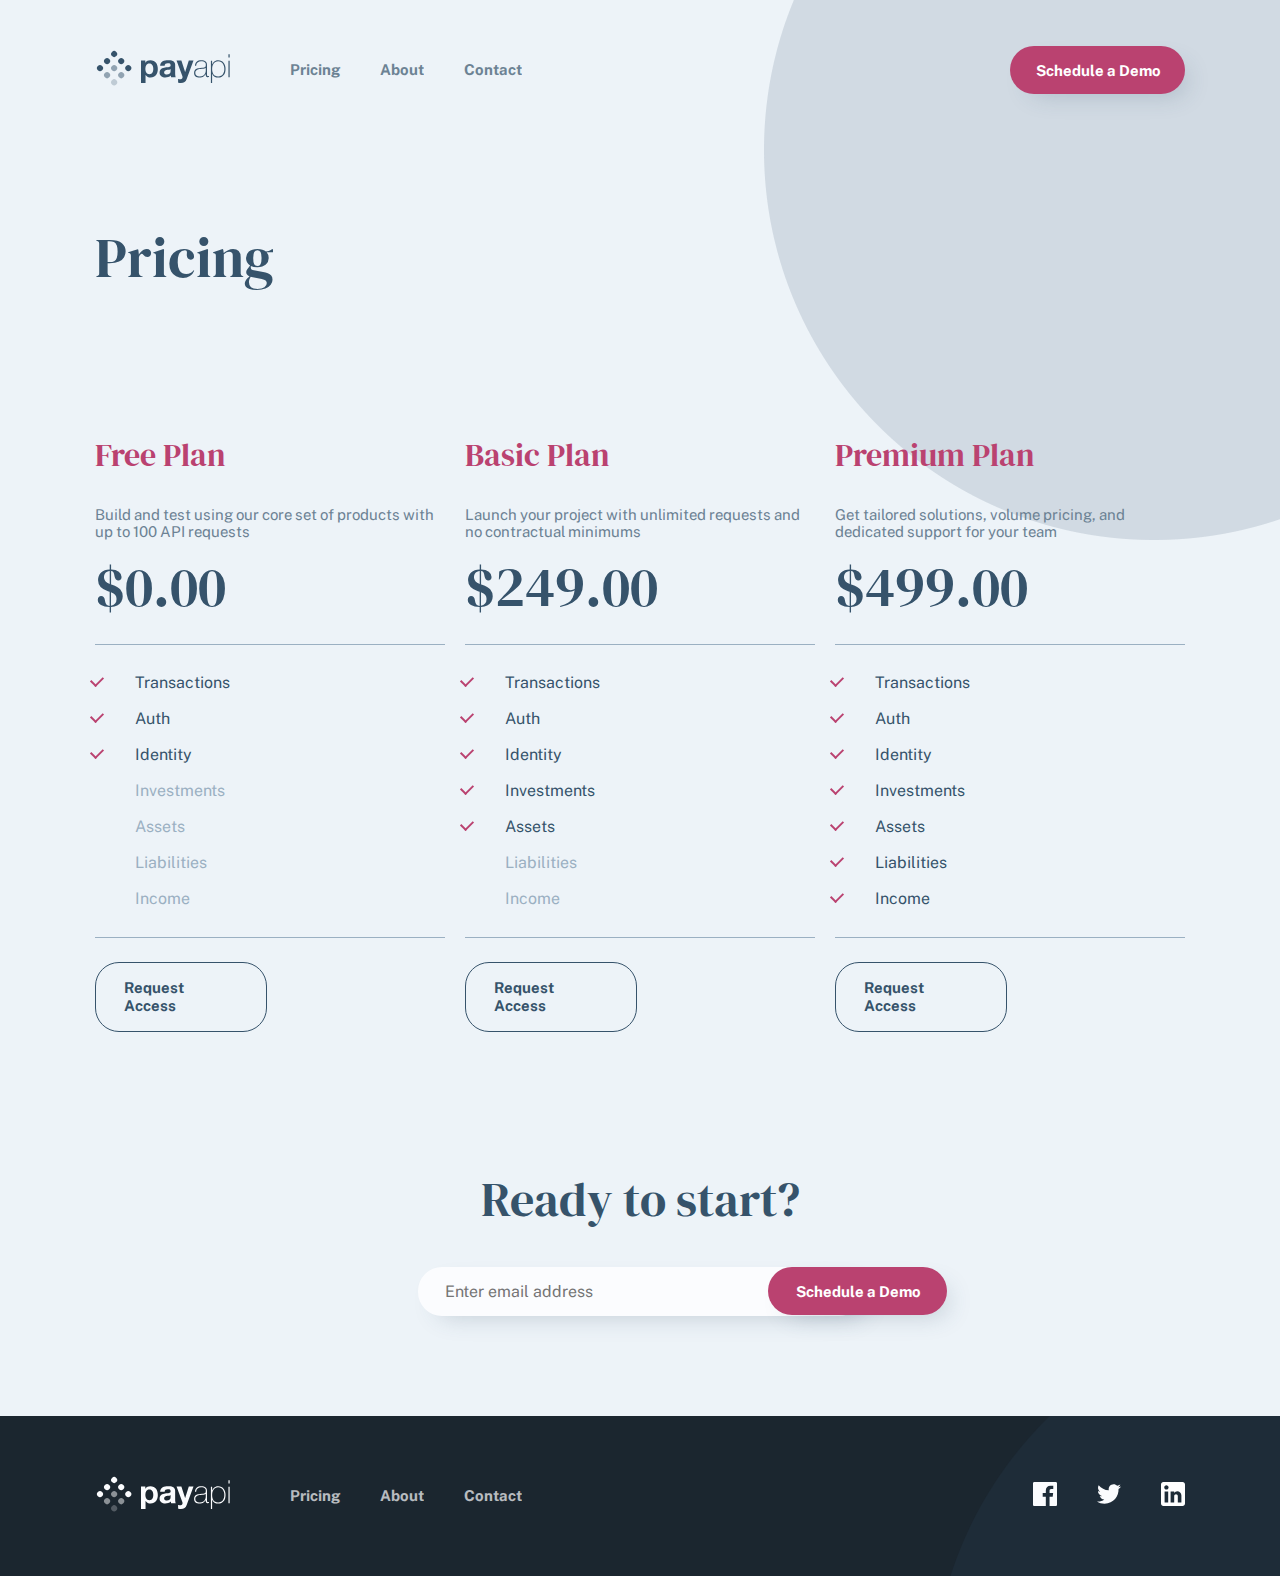
<file: pricing.html>
<!DOCTYPE html>
<html lang="en">
<head>
  <meta charset="UTF-8">
  <meta http-equiv="X-UA-Compatible" content="IE=edge">
  <meta name="viewport" content="width=device-width, initial-scale=1.0">
  <title>payap</title>
  <!-- <link rel="stylesheet" href="/css/main.css"> -->
  <link rel="stylesheet" href="./css/main.min.css">
</head>
<body>
  <header class="site-header">
    
    <h1 class="visually-hidden">Payap</h1>
    <div class="container">
      <div class="site-header__header-iner">
        <div class="site-header__header-iner-box">
          
          <a class="site-logo" href="./index.html"><img class="logo-img" src="./img/logo.svg"  width="135" height="38" alt="Payap-logo"></a>
          
          <nav class="nav">
            <ul class="nav__nav-bar-list">
              <li class="nav__nav-item"><a class="nav__nav-link" href="#">Pricing</a></li>
              <li class="nav__nav-item"><a class="nav__nav-link" href="#">About</a></li>
              <li class="nav__nav-item"><a class="nav__nav-link" href="#">Contact</a></li>
            </ul>
          </nav>
          
        </div>
        <button class="site-button" type="submit">Schedule a Demo</button>
        <button class="hamburger-button">
          
          <img class="hamburger-button__hamburger-img hamburger-img" src="./img/humberger.svg" alt="hamburger-img">
        </button>
      </div>
      
    </div>
    
  </header>
  
  <main class="site-main">

<section class="pricing">
<div class="container">
  <h2 class="pricing__pricing-titel">Pricing</h2>

<div class="pricing__pricing-iner">

<ul class="pricing__pricing-list">
  <li class="pricing__pricing-item">
    <h3 class="pricing__pricing-item-titel">Free Plan</h3>
    <p class="pricing__pricing-item-text">Build and test using our core set of products with up to 100 API requests </p>
    <span class="pricing__pricing-item-cost">$0.00</span>

    <li>  <ul class="pricing__trafic-list">
      <li class="pricing__trafic-item">Transactions</li>
      <li class="pricing__trafic-item">Auth</li>
      <li class="pricing__trafic-item">Identity</li>
      <li class="pricing__trafic-item">Investments</li>
      <li class="pricing__trafic-item">Assets</li>
      <li class="pricing__trafic-item">Liabilities</li>
      <li class="pricing__trafic-item">Income</li>
    </ul>
    <ul class="pricing__pricing-link-list">  <li class="pricing__pricing-links"> <a class="pricing__pricing-link" href="#">Request Access</a></li></ul>
  </li>

  </li>
</ul>

<ul class="pricing__pricing-list">
<li class="pricing__pricing-item">
  <h3 class="pricing__pricing-item-titel">Basic Plan</h3>
  <p class="pricing__pricing-item-text">Launch your project with unlimited requests and no contractual minimums  </p>
  <span class="pricing__pricing-item-cost">$249.00</span>
</li>

<li>
  <ul class="pricing__trafic-list">
    <li class="pricing__trafic-item-basic-plan">Transactions</li>
    <li class="pricing__trafic-item-basic-plan">Auth</li>
    <li class="pricing__trafic-item-basic-plan">Identity</li>
    <li class="pricing__trafic-item-basic-plan">Investments</li>
    <li class="pricing__trafic-item-basic-plan">Assets</li>
    <li class="pricing__trafic-item-basic-plan">Liabilities</li>
    <li class="pricing__trafic-item-basic-plan">Income</li>
    </ul>
    <ul class="pricing__pricing-link-list">  <li class="pricing__pricing-links"> <a class="pricing__pricing-link" href="#">Request Access</a></li></ul>
</li>

</ul>

<ul class="pricing__pricing-list">
  <li class="pricing__pricing-item">
    <h3 class="pricing__pricing-item-titel">Premium Plan</h3>
    <p class="pricing__pricing-item-text">Get tailored solutions, volume pricing, and dedicated support for your team  </p>
    <span class="pricing__pricing-item-cost">$499.00</span>
  </li>

  <li> 
    <ul class="pricing__trafic-list">
      <li class="pricing__trafic-item-premium-plan">Transactions</li>
      <li class="pricing__trafic-item-premium-plan">Auth</li>
      <li class="pricing__trafic-item-premium-plan">Identity</li>
      <li class="pricing__trafic-item-premium-plan">Investments</li>
      <li class="pricing__trafic-item-premium-plan">Assets</li>
      <li class="pricing__trafic-item-premium-plan">Liabilities</li>
      <li class="pricing__trafic-item-premium-plan">Income</li>
      </ul>
  <ul class="pricing__pricing-link-list">  <li class="pricing__pricing-links"> <a class="pricing__pricing-link" href="#">Request Access</a></li></ul>
</li>

</ul>

</div>

</section>

  </main>
    
  <section class="ready">

    <div class="container">
    
    <div class="ready-boxing">
    <h2 class="ready__ready-boxing-titel">Ready to start?</h2>
      <form class="form-hero" action="https://echo.htmlacademy.ru" method="post">
        <input class="form-hero__hero-form-emil" type="email" name="email" placeholder="Enter email address" >
        <button class="hero-button" type="submit">Schedule a Demo</button>
      </form>
    
    </div>
    
    </div>
    
        </section>
    
      </main>
      
      <footer class="footer">
    
    <div class="container">
      <div class="footer__site-footer">
        <div class="footer__site-footer-iner">
      <a class="site-logo" href="./index.html"><img class="logo-img" src="./img/footer-logo.svg"  width="135" height="38" alt="Payap-logo"></a>
      <nav class="nav">
        <ul class="nav__footer-list">
          <li class="nav__footer-item"><a class="nav__footer-nav-link" href="#">Pricing</a></li>
          <li class="nav__footer-item"><a class="nav__footer-nav-link" href="#">About</a></li>
          <li class="nav__footer-item"><a class="nav__footer-nav-link" href="#">Contact</a></li>
        </ul>
      </nav>
    </div>
      <ul class="footer__network-list">
        <li class="footer__network-item"><a class="footer__network-link" href="#"><img class="footer__network-img" src="./img/facebook.svg" width="24" height="24" alt="facebook"></a></li>
        <li class="footer__network-item"><a class="footer__network-link" href="#"><img class="footer__network-img" src="./img/twiinter.svg" width="24" height="24" alt="twiinter"></a></li>
        <li class="footer__network-item"><a class="footer__network-link" href="#"><img class="footer__network-img" src="./img/linkdin.svg" width="24" height="24" alt="linkdin"></a></li>
      </ul>
    </div>
    </div>
    
      </footer>
  </body>
</file>
<file: css/main.css>
/*! normalize.css v8.0.1 | MIT License | github.com/necolas/normalize.css */
/* Document
   ========================================================================== */
/**
 * 1. Correct the line height in all browsers.
 * 2. Prevent adjustments of font size after orientation changes in iOS.
 */
html {
  line-height: 1.15;
  /* 1 */
  -webkit-text-size-adjust: 100%;
  /* 2 */
}

/* Sections
     ========================================================================== */
/**
   * Remove the margin in all browsers.
   */
body {
  margin: 0;
}

/**
   * Render the `main` element consistently in IE.
   */
main {
  display: block;
}

/**
   * Correct the font size and margin on `h1` elements within `section` and
   * `article` contexts in Chrome, Firefox, and Safari.
   */
h1 {
  font-size: 2em;
  margin: 0.67em 0;
}

/* Grouping content
     ========================================================================== */
/**
   * 1. Add the correct box sizing in Firefox.
   * 2. Show the overflow in Edge and IE.
   */
hr {
  -webkit-box-sizing: content-box;
          box-sizing: content-box;
  /* 1 */
  height: 0;
  /* 1 */
  overflow: visible;
  /* 2 */
}

/**
   * 1. Correct the inheritance and scaling of font size in all browsers.
   * 2. Correct the odd `em` font sizing in all browsers.
   */
pre {
  font-family: monospace, monospace;
  /* 1 */
  font-size: 1em;
  /* 2 */
}

/* Text-level semantics
     ========================================================================== */
/**
   * Remove the gray background on active links in IE 10.
   */
a {
  background-color: transparent;
}

/**
   * 1. Remove the bottom border in Chrome 57-
   * 2. Add the correct text decoration in Chrome, Edge, IE, Opera, and Safari.
   */
abbr[title] {
  border-bottom: none;
  /* 1 */
  text-decoration: underline;
  /* 2 */
  -webkit-text-decoration: underline dotted;
          text-decoration: underline dotted;
  /* 2 */
}

/**
   * Add the correct font weight in Chrome, Edge, and Safari.
   */
b,
strong {
  font-weight: bolder;
}

/**
   * 1. Correct the inheritance and scaling of font size in all browsers.
   * 2. Correct the odd `em` font sizing in all browsers.
   */
code,
kbd,
samp {
  font-family: monospace, monospace;
  /* 1 */
  font-size: 1em;
  /* 2 */
}

/**
   * Add the correct font size in all browsers.
   */
small {
  font-size: 80%;
}

/**
   * Prevent `sub` and `sup` elements from affecting the line height in
   * all browsers.
   */
sub,
sup {
  font-size: 75%;
  line-height: 0;
  position: relative;
  vertical-align: baseline;
}

sub {
  bottom: -0.25em;
}

sup {
  top: -0.5em;
}

/* Embedded content
     ========================================================================== */
/**
   * Remove the border on images inside links in IE 10.
   */
img {
  border-style: none;
}

/* Forms
     ========================================================================== */
/**
   * 1. Change the font styles in all browsers.
   * 2. Remove the margin in Firefox and Safari.
   */
button,
input,
optgroup,
select,
textarea {
  font-family: inherit;
  /* 1 */
  font-size: 100%;
  /* 1 */
  line-height: 1.15;
  /* 1 */
  margin: 0;
  /* 2 */
}

/**
   * Show the overflow in IE.
   * 1. Show the overflow in Edge.
   */
button,
input {
  /* 1 */
  overflow: visible;
}

/**
   * Remove the inheritance of text transform in Edge, Firefox, and IE.
   * 1. Remove the inheritance of text transform in Firefox.
   */
button,
select {
  /* 1 */
  text-transform: none;
}

/**
   * Correct the inability to style clickable types in iOS and Safari.
   */
button,
[type="button"],
[type="reset"],
[type="submit"] {
  -webkit-appearance: button;
}

/**
   * Remove the inner border and padding in Firefox.
   */
button::-moz-focus-inner,
[type="button"]::-moz-focus-inner,
[type="reset"]::-moz-focus-inner,
[type="submit"]::-moz-focus-inner {
  border-style: none;
  padding: 0;
}

/**
   * Restore the focus styles unset by the previous rule.
   */
button:-moz-focusring,
[type="button"]:-moz-focusring,
[type="reset"]:-moz-focusring,
[type="submit"]:-moz-focusring {
  outline: 1px dotted ButtonText;
}

/**
   * Correct the padding in Firefox.
   */
fieldset {
  padding: 0.35em 0.75em 0.625em;
}

/**
   * 1. Correct the text wrapping in Edge and IE.
   * 2. Correct the color inheritance from `fieldset` elements in IE.
   * 3. Remove the padding so developers are not caught out when they zero out
   *    `fieldset` elements in all browsers.
   */
legend {
  -webkit-box-sizing: border-box;
          box-sizing: border-box;
  /* 1 */
  color: inherit;
  /* 2 */
  display: table;
  /* 1 */
  max-width: 100%;
  /* 1 */
  padding: 0;
  /* 3 */
  white-space: normal;
  /* 1 */
}

/**
   * Add the correct vertical alignment in Chrome, Firefox, and Opera.
   */
progress {
  vertical-align: baseline;
}

/**
   * Remove the default vertical scrollbar in IE 10+.
   */
textarea {
  overflow: auto;
}

/**
   * 1. Add the correct box sizing in IE 10.
   * 2. Remove the padding in IE 10.
   */
[type="checkbox"],
[type="radio"] {
  -webkit-box-sizing: border-box;
          box-sizing: border-box;
  /* 1 */
  padding: 0;
  /* 2 */
}

/**
   * Correct the cursor style of increment and decrement buttons in Chrome.
   */
[type="number"]::-webkit-inner-spin-button,
[type="number"]::-webkit-outer-spin-button {
  height: auto;
}

/**
   * 1. Correct the odd appearance in Chrome and Safari.
   * 2. Correct the outline style in Safari.
   */
[type="search"] {
  -webkit-appearance: textfield;
  /* 1 */
  outline-offset: -2px;
  /* 2 */
}

/**
   * Remove the inner padding in Chrome and Safari on macOS.
   */
[type="search"]::-webkit-search-decoration {
  -webkit-appearance: none;
}

/**
   * 1. Correct the inability to style clickable types in iOS and Safari.
   * 2. Change font properties to `inherit` in Safari.
   */
::-webkit-file-upload-button {
  -webkit-appearance: button;
  /* 1 */
  font: inherit;
  /* 2 */
}

/* Interactive
     ========================================================================== */
/*
   * Add the correct display in Edge, IE 10+, and Firefox.
   */
details {
  display: block;
}

/*
   * Add the correct display in all browsers.
   */
summary {
  display: list-item;
}

/* Misc
     ========================================================================== */
/**
   * Add the correct display in IE 10+.
   */
template {
  display: none;
}

/**
   * Add the correct display in IE 10.
   */
[hidden] {
  display: none;
}

@font-face {
  font-family: "Public Sans";
  font-style: normal;
  font-weight: 400;
  display: swap;
  src: url("../fonts/public-sans-v11-latin-regular.woff2") format("woff2"), url("../fonts/public-sans-v11-latin-regular.woff") format("woff");
}

@font-face {
  font-family: "Public Sans";
  font-style: normal;
  font-weight: 700;
  display: swap;
  src: url("../fonts/public-sans-v11-latin-700.woff2") format("woff2"), url("../fonts/public-sans-v11-latin-700.woff") format("woff");
}

@font-face {
  font-family: "DM Serif Display";
  font-style: normal;
  font-weight: 400;
  display: swap;
  src: url("../fonts/dm-serif-display-v9-latin-regular.woff2") format("woff2"), url("../fonts/dm-serif-display-v9-latin-regular.woff") format("woff");
}

html {
  -webkit-box-sizing: border-box;
          box-sizing: border-box;
  height: 100%;
  scroll-behavior: smooth;
}

*, *::before, *::after {
  -webkit-box-sizing: inherit;
          box-sizing: inherit;
}

body {
  display: -webkit-box;
  display: -ms-flexbox;
  display: flex;
  -webkit-box-orient: vertical;
  -webkit-box-direction: normal;
      -ms-flex-direction: column;
          flex-direction: column;
  height: 100%;
  margin: 0;
  padding: 0;
  font-family: 'Public Sans';
}

img {
  max-width: 100%;
  height: auto;
}

.container {
  max-width: 1130px;
  padding-left: 20px;
  padding-right: 20px;
  margin-left: auto;
  margin-right: auto;
}

.visually-hidden {
  clip: rect(0 0 0 0);
  -webkit-clip-path: inset(50%);
          clip-path: inset(50%);
  height: 1px;
  overflow: hidden;
  position: absolute;
  white-space: nowrap;
  width: 1px;
}

body {
  background-color: #edf3f8;
  background-image: url(../../img/b-g-oval.png);
  background-repeat: no-repeat;
  background-size: 780px 780px;
  background-position: calc(50% + 514px) -240px;
}

@media only screen and (max-width: 768px) {
  body {
    background-position: calc(50% + 0px) -606px;
    background-size: 949px 949px;
  }
}

.site-header {
  padding-top: 46px;
  background-size: cover;
}

.site-header__header-iner {
  display: -webkit-box;
  display: -ms-flexbox;
  display: flex;
  -webkit-box-align: center;
      -ms-flex-align: center;
          align-items: center;
  -webkit-box-pack: justify;
      -ms-flex-pack: justify;
          justify-content: space-between;
}

.site-header__header-iner-box {
  display: -webkit-box;
  display: -ms-flexbox;
  display: flex;
  -webkit-box-align: center;
      -ms-flex-align: center;
          align-items: center;
}

.logo-img {
  width: 135px;
  height: 38px;
}

.nav__nav-bar-list {
  display: -webkit-box;
  display: -ms-flexbox;
  display: flex;
  gap: 40px;
  list-style-type: none;
  margin: 0;
  padding: 0;
  padding-left: 60px;
}

.nav__nav-link {
  text-decoration: none;
  color: #36536b;
  opacity: 0.7;
  font-family: 'Public Sans';
  font-style: normal;
  font-weight: 700;
  font-size: 15px;
  line-height: 18px;
}

.nav__footer-list {
  display: -webkit-box;
  display: -ms-flexbox;
  display: flex;
  gap: 40px;
  list-style-type: none;
  margin: 0;
  padding: 0;
  padding-left: 60px;
}

.nav__footer-nav-link {
  text-decoration: none;
  color: #fbfcfe;
  opacity: 0.7;
  font-family: 'Public Sans';
  font-style: normal;
  font-weight: 700;
  font-size: 15px;
  line-height: 18px;
}

.nav__nav-link:active {
  color: #08121a;
}

@media only screen and (max-width: 664px) {
  .nav__nav-bar-list {
    display: none;
  }
}

@media only screen and (max-width: 664px) {
  .nav__footer-list {
    -webkit-box-orient: vertical;
    -webkit-box-direction: normal;
        -ms-flex-direction: column;
            flex-direction: column;
  }
}

.site-button {
  max-width: 179px;
  padding-right: 24px;
  padding-bottom: 14px;
  padding-left: 26px;
  padding-top: 16px;
  border: none;
  color: white;
  background: #ba4270;
  -webkit-box-shadow: 10px 10px 25px -10px rgba(54, 83, 107, 0.25);
          box-shadow: 10px 10px 25px -10px rgba(54, 83, 107, 0.25);
  border-radius: 24px;
  font-family: 'Public Sans';
  font-style: normal;
  font-weight: 700;
  font-size: 15px;
  line-height: 18px;
  cursor: pointer;
}

.site-button.site-button:active {
  background-color: #da6d97;
}

.hero-button {
  position: absolute;
  left: 350px;
  width: 179px;
  padding-right: 24px;
  padding-bottom: 14px;
  padding-left: 26px;
  padding-top: 16px;
  border: none;
  color: white;
  background-color: #ba4270;
  -webkit-box-shadow: 10px 10px 25px -10px rgba(54, 83, 107, 0.25);
          box-shadow: 10px 10px 25px -10px rgba(54, 83, 107, 0.25);
  border-radius: 24px;
  font-family: 'Public Sans';
  font-style: normal;
  font-weight: 700;
  font-size: 15px;
  line-height: 18px;
  cursor: pointer;
}

.hero-button.hero-button:active {
  background-color: #da6d97;
}

.hamburger-button {
  border: none;
  background-color: transparent;
  display: none;
}

@media only screen and (max-width: 664px) {
  .site-button {
    display: none;
  }
  .hamburger-button {
    display: block;
  }
}

@media only screen and (max-width: 563px) {
  .hero-button {
    width: 445px;
    text-align: center;
    position: absolute;
    left: 157px;
    top: 60px;
    padding-right: 46px;
    padding-bottom: 16px;
    padding-left: 56px;
    padding-top: 14px;
    margin-left: -155px;
  }
}

@media only screen and (max-width: 460px) {
  .hero-button {
    width: 370px;
    text-align: center;
    position: absolute;
    left: 157px;
    top: 60px;
    padding-right: 46px;
    padding-bottom: 16px;
    padding-left: 56px;
    padding-top: 14px;
    margin-left: -155px;
  }
}

@media only screen and (max-width: 375px) {
  .hero-button {
    max-width: 250px;
    margin-left: 70px;
    text-align: center;
    position: absolute;
    left: 157px;
    top: 60px;
    left: -18px;
    padding-right: 46px;
    padding-bottom: 16px;
    padding-left: 56px;
    padding-top: 14px;
  }
}

.hero__site-hero {
  display: -webkit-box;
  display: -ms-flexbox;
  display: flex;
  -webkit-box-pack: justify;
      -ms-flex-pack: justify;
          justify-content: space-between;
  -webkit-box-align: center;
      -ms-flex-align: center;
          align-items: center;
  padding-top: 60px;
  padding-bottom: 80px;
}

.hero__site-hero-titel {
  max-width: 546px;
  font-family: 'DM Serif Display';
  font-style: normal;
  font-weight: 400;
  font-size: 72px;
  line-height: 72px;
  color: #36536b;
}

.hero__site-hero-contact {
  display: block;
  margin-top: 20px;
  margin-left: 10px;
  text-decoration: none;
  font-family: 'Public Sans';
  font-style: normal;
  font-weight: 400;
  font-size: 15px;
  line-height: 18px;
  color: #36536b;
  opacity: 0.6;
}

.hero__site-hero-contact-us {
  color: #030b11;
}

.hero__hero-img {
  display: block;
  width: 300px;
  height: auto;
  border-radius: 36px;
}

@media only screen and (max-width: 910px) {
  .hero__site-hero-titel {
    -webkit-box-orient: vertical;
    -webkit-box-direction: reverse;
        -ms-flex-direction: column-reverse;
            flex-direction: column-reverse;
  }
  .hero__site-hero {
    -webkit-box-orient: vertical;
    -webkit-box-direction: reverse;
        -ms-flex-direction: column-reverse;
            flex-direction: column-reverse;
  }
  .hero__site-hero-titel {
    max-width: 573px;
    text-align: center;
    font-family: 'DM Serif Display';
    font-style: normal;
    font-weight: 400;
    font-size: 48px;
    line-height: 56px;
  }
  .hero__hero-img {
    display: block;
    width: 300px;
    height: auto;
    margin-top: 20px;
    border-radius: 36px;
  }
  .form-hero {
    margin-left: auto;
    margin-right: auto;
  }
  .hero__site-hero-contact {
    text-align: center;
  }
}

@media only screen and (max-width: 768px) {
  .hero__site-hero {
    -webkit-box-orient: vertical;
    -webkit-box-direction: reverse;
        -ms-flex-direction: column-reverse;
            flex-direction: column-reverse;
  }
  .hero__site-hero-titel {
    max-width: 573px;
    text-align: center;
    font-family: 'DM Serif Display';
    font-style: normal;
    font-weight: 400;
    font-size: 48px;
    line-height: 56px;
  }
  .hero__hero-img {
    display: block;
    width: 300px;
    height: auto;
    margin-top: 20px;
    border-radius: 36px;
  }
  .hero__site-hero-contact-us {
    color: #030b11;
  }
}

@media only screen and (max-width: 563px) {
  .hero__site-hero {
    -webkit-box-orient: vertical;
    -webkit-box-direction: reverse;
        -ms-flex-direction: column-reverse;
            flex-direction: column-reverse;
    margin-right: auto;
    margin-left: auto;
  }
  .hero__site-hero-titel {
    max-width: 445px;
    text-align: center;
    margin-left: auto;
    margin-right: auto;
    font-family: 'DM Serif Display';
    font-style: normal;
    font-weight: 400;
    font-size: 48px;
    line-height: 56px;
  }
  .hero__site-hero-contact {
    margin-top: 80px;
    text-align: center;
  }
}

@media only screen and (max-width: 375px) {
  .hero__site-hero-titel {
    width: 327px;
    font-family: 'DM Serif Display';
    font-style: normal;
    font-weight: 400;
    font-size: 32px;
    line-height: 36px;
  }
}

.form-hero {
  position: relative;
}

.form-hero__hero-form-emil {
  width: 445px;
  padding-bottom: 14px;
  padding-left: 27px;
  padding-top: 16px;
  background: #FBFCFE;
  -webkit-box-shadow: 10px 10px 25px -10px rgba(54, 83, 107, 0.25);
          box-shadow: 10px 10px 25px -10px rgba(54, 83, 107, 0.25);
  border-radius: 24px;
  border: none;
}

@media only screen and (max-width: 460px) {
  .form-hero__hero-form-emil {
    max-width: 370px;
    padding-right: 46px;
    padding-bottom: 16px;
    padding-left: 56px;
    padding-top: 14px;
  }
}

@media only screen and (max-width: 375px) {
  .form-hero__hero-form-emil {
    max-width: 250px;
    margin-left: 46px;
    padding-right: 46px;
    padding-bottom: 16px;
    padding-left: 56px;
    padding-top: 14px;
  }
}

.colleague {
  background-color: #1b262f;
  background-image: url(../../img/b-g-oval.png);
  background-repeat: no-repeat;
  background-size: 780px 780px;
  background-position: calc(50% - 576px) calc(50% - 168px);
}

.colleague__company {
  display: -webkit-box;
  display: -ms-flexbox;
  display: flex;
  -webkit-box-align: center;
      -ms-flex-align: center;
          align-items: center;
  -webkit-box-pack: justify;
      -ms-flex-pack: justify;
          justify-content: space-between;
  padding-top: 50px;
  padding-bottom: 100px;
}

.colleague__colleague-titel {
  color: #fbfcfe;
  font-family: 'DM Serif Display';
  font-style: normal;
  font-weight: 400;
  font-size: 48px;
  line-height: 56px;
}

.colleague__colleague-text {
  max-width: 445px;
  font-family: 'Public Sans';
  color: #fbfcfe;
  font-style: normal;
  font-weight: 400;
  font-size: 15px;
  line-height: 28px;
  opacity: 0.6;
}

.colleague__colleague-about-link {
  width: 134px;
  margin-top: 60px;
  display: inline-block;
  padding-right: 32px;
  padding-bottom: 14px;
  padding-left: 32px;
  padding-top: 14px;
  color: #fbfcfe;
  text-decoration: none;
  border: 1px solid #FBFCFE;
  -webkit-box-sizing: border-box;
          box-sizing: border-box;
  border-radius: 24px;
  font-family: 'Public Sans';
  font-style: normal;
  font-weight: 700;
  font-size: 15px;
  line-height: 18px;
}

.colleague__colleague-about-link.colleague__colleague-about-link:active {
  background-color: aliceblue;
  color: #1b262f;
}

.colleague__colleague-list {
  display: -webkit-box;
  display: -ms-flexbox;
  display: flex;
  max-width: 538px;
  -webkit-box-pack: justify;
      -ms-flex-pack: justify;
          justify-content: space-between;
  -webkit-box-align: center;
      -ms-flex-align: center;
          align-items: center;
  -ms-flex-wrap: wrap;
      flex-wrap: wrap;
  list-style-type: none;
  margin: 0;
  padding: 0;
}

.colleague__colleague-item {
  margin-top: 54px;
}

.colleague__colleague-img {
  width: 140px;
  height: 27px;
}

@media only screen and (max-width: 1000px) {
  .colleague__company {
    -webkit-box-orient: vertical;
    -webkit-box-direction: reverse;
        -ms-flex-direction: column-reverse;
            flex-direction: column-reverse;
    -webkit-box-pack: center;
        -ms-flex-pack: center;
            justify-content: center;
    margin-right: auto;
    margin-left: auto;
  }
  .colleague__colleague-list {
    -webkit-box-pack: center;
        -ms-flex-pack: center;
            justify-content: center;
    gap: 50px;
    margin-right: auto;
    margin-left: auto;
    -ms-flex-wrap: wrap;
        flex-wrap: wrap;
  }
  .colleague__colleague-about {
    text-align: center;
  }
  .colleague__colleague-titel {
    font-family: 'DM Serif Display';
    font-style: normal;
    font-weight: 400;
    font-size: 48px;
    line-height: 56px;
  }
  .colleague__colleague-text {
    max-width: 456px;
    font-family: 'Public Sans';
    font-style: normal;
    font-weight: 400;
    font-size: 15px;
    line-height: 28px;
  }
  .colleague__colleague-about-link {
    display: inline-block;
    margin-left: auto;
    margin-right: auto;
  }
}

@media only screen and (max-width: 768px) {
  .colleague {
    background-position: calc(50% - 0px) calc(50% - 450px);
  }
  .colleague__company {
    -webkit-box-orient: vertical;
    -webkit-box-direction: reverse;
        -ms-flex-direction: column-reverse;
            flex-direction: column-reverse;
    -webkit-box-pack: center;
        -ms-flex-pack: center;
            justify-content: center;
    margin-right: auto;
    margin-left: auto;
  }
  .colleague__colleague-list {
    -webkit-box-pack: center;
        -ms-flex-pack: center;
            justify-content: center;
    gap: 50px;
    margin-right: auto;
    margin-left: auto;
    -ms-flex-wrap: wrap;
        flex-wrap: wrap;
  }
  .colleague__colleague-about {
    text-align: center;
  }
  .colleague__colleague-titel {
    font-family: 'DM Serif Display';
    font-style: normal;
    font-weight: 400;
    font-size: 48px;
    line-height: 56px;
  }
  .colleague__colleague-text {
    max-width: 456px;
    font-family: 'Public Sans';
    font-style: normal;
    font-weight: 400;
    font-size: 15px;
    line-height: 28px;
  }
}

@media only screen and (max-width: 375px) {
  .colleague__colleague-about {
    text-align: center;
  }
  .colleague__colleague-titel {
    margin-left: 20px;
    margin-top: 40px;
    font-family: 'DM Serif Display';
    font-style: normal;
    font-weight: 400;
    font-size: 32px;
    line-height: 36px;
  }
  .colleague__colleague-text {
    max-width: 327px;
    margin-left: 20px;
    font-family: 'Public Sans';
    font-style: normal;
    font-weight: 400;
    font-size: 15px;
    line-height: 28px;
  }
}

@media only screen and (max-width: 375px) {
  .colleague__colleague-list {
    margin-left: auto;
    margin-right: auto;
  }
}

.easy__easy-code {
  display: -webkit-box;
  display: -ms-flexbox;
  display: flex;
  -webkit-box-pack: justify;
      -ms-flex-pack: justify;
          justify-content: space-between;
  -webkit-box-align: center;
      -ms-flex-align: center;
          align-items: center;
  padding-top: 150px;
}

.easy__code-titel {
  color: #36536b;
  font-family: 'DM Serif Display';
  font-style: normal;
  font-weight: 400;
  font-size: 48px;
  line-height: 56px;
}

.easy__code-text {
  max-width: 445px;
  color: #6c8294;
  font-family: 'Public Sans';
  font-style: normal;
  font-weight: 400;
  font-size: 15px;
  line-height: 28px;
}

@media only screen and (max-width: 960px) {
  .easy__easy-code {
    -webkit-box-orient: vertical;
    -webkit-box-direction: normal;
        -ms-flex-direction: column;
            flex-direction: column;
    text-align: center;
  }
}

@media only screen and (max-width: 768px) {
  .easy__easy-code {
    text-align: center;
    -webkit-box-orient: vertical;
    -webkit-box-direction: normal;
        -ms-flex-direction: column;
            flex-direction: column;
  }
  .easy__code-titel {
    font-family: 'DM Serif Display';
    font-style: normal;
    font-weight: 400;
    font-size: 48px;
    line-height: 56px;
  }
  .easy__code-text {
    max-width: 573px;
    font-family: 'Public Sans';
    font-style: normal;
    font-weight: 400;
    font-size: 15px;
    line-height: 28px;
  }
}

@media only screen and (max-width: 375px) {
  .easy__easy-code {
    text-align: center;
  }
  .easy__code-titel {
    text-align: center;
    font-family: 'DM Serif Display';
    font-style: normal;
    font-weight: 400;
    font-size: 36px;
    line-height: 36px;
  }
  .easy__code-text {
    max-width: 320px;
    text-align: center;
    font-family: 'Public Sans';
    font-style: normal;
    font-weight: 400;
    font-size: 15px;
    line-height: 28px;
  }
}

.payapi {
  padding-top: 200px;
  background-image: url(../../img/b-g-oval.png);
  background-repeat: no-repeat;
  background-size: 780px 780px;
  background-position: calc(50% + 750px) calc(50% + 52px);
}

.payapi__simple-ui-ux {
  display: -webkit-box;
  display: -ms-flexbox;
  display: flex;
  -webkit-box-align: center;
      -ms-flex-align: center;
          align-items: center;
}

.payapi__simple-ux {
  margin-right: 90px;
}

.payapi__simple-ux-app {
  display: -webkit-box;
  display: -ms-flexbox;
  display: flex;
  gap: 40px;
}

.payapi__simple-ux-app-img {
  width: 386px;
  height: 570px;
  border-radius: 36px;
  background-color: #213648;
  -webkit-box-shadow: 25px 25px 80px rgba(54, 83, 107, 0.300727);
          box-shadow: 25px 25px 80px rgba(54, 83, 107, 0.300727);
}

.payapi__simple-ux-titel {
  color: #36536b;
  font-family: 'DM Serif Display';
  font-style: normal;
  font-weight: 400;
  font-size: 48px;
  line-height: 56px;
}

.payapi__simple-ux-text {
  width: 445px;
  font-family: 'Public Sans';
  font-style: normal;
  font-weight: 400;
  font-size: 15px;
  line-height: 28px;
  color: #6c8294;
}

@media only screen and (max-width: 1268px) {
  .payapi__simple-ui-ux {
    -webkit-box-orient: vertical;
    -webkit-box-direction: reverse;
        -ms-flex-direction: column-reverse;
            flex-direction: column-reverse;
    padding-top: 40px;
  }
  .payapi__simple-ux-app-img {
    width: 300px;
    height: 500px;
  }
  .payapi__simple-ux {
    margin-right: auto;
    margin-left: auto;
  }
  .payapi__simple-ux-titel {
    margin-right: auto;
    margin-left: auto;
    text-align: center;
  }
  .payapi__simple-ux-text {
    width: 573px;
    text-align: center;
    margin-right: auto;
    margin-left: auto;
    font-family: 'Public Sans';
    font-style: normal;
    font-weight: 400;
    font-size: 15px;
    line-height: 28px;
  }
}

@media only screen and (max-width: 840px) {
  .payapi__simple-ui-ux {
    -webkit-box-orient: vertical;
    -webkit-box-direction: reverse;
        -ms-flex-direction: column-reverse;
            flex-direction: column-reverse;
    padding-top: 40px;
  }
  .payapi__simple-ux-app-img {
    width: 300px;
    height: 500px;
  }
  .payapi__simple-ux {
    margin-right: auto;
    margin-left: auto;
  }
  .payapi__simple-ux-titel {
    margin-right: auto;
    margin-left: auto;
    text-align: center;
  }
  .payapi__simple-ux-text {
    width: 573px;
    text-align: center;
    margin-right: auto;
    margin-left: auto;
    font-family: 'Public Sans';
    font-style: normal;
    font-weight: 400;
    font-size: 15px;
    line-height: 28px;
  }
}

@media only screen and (max-width: 768px) {
  .payapi__simple-ui-ux {
    -webkit-box-orient: vertical;
    -webkit-box-direction: reverse;
        -ms-flex-direction: column-reverse;
            flex-direction: column-reverse;
    padding-top: 40px;
  }
  .payapi__simple-ux-app-img {
    width: 200px;
    height: auto;
  }
  .payapi__simple-ux {
    margin-right: auto;
    margin-left: auto;
  }
  .payapi__simple-ux-titel {
    margin-right: auto;
    margin-left: auto;
    text-align: center;
  }
  .payapi__simple-ux-text {
    width: 573px;
    text-align: center;
    margin-right: auto;
    margin-left: auto;
    font-family: 'Public Sans';
    font-style: normal;
    font-weight: 400;
    font-size: 15px;
    line-height: 28px;
  }
}

@media only screen and (max-width: 575px) {
  .payapi__simple-ui-ux {
    -webkit-box-orient: vertical;
    -webkit-box-direction: reverse;
        -ms-flex-direction: column-reverse;
            flex-direction: column-reverse;
    padding-top: 40px;
  }
  .payapi__simple-ux-app-img {
    width: 200px;
    height: auto;
    text-align: center;
  }
  .payapi__simple-ux {
    text-align: center;
  }
  .payapi__simple-ux-titel {
    margin-right: auto;
    margin-left: auto;
    text-align: center;
  }
  .payapi__simple-ux-text {
    max-width: 320px;
    text-align: center;
    margin-right: auto;
    margin-left: auto;
    font-family: 'Public Sans';
    font-style: normal;
    font-weight: 400;
    font-size: 15px;
    line-height: 28px;
  }
}

@media only screen and (max-width: 575px) {
  .payapi__simple-ux {
    text-align: center;
  }
  .payapi__simple-ux-app-img {
    max-width: 150px;
    border-radius: 26px;
    height: auto;
    text-align: center;
  }
}

@media only screen and (max-width: 375px) {
  .payapi__simple-ux-app {
    gap: 10px;
    -webkit-box-pack: center;
        -ms-flex-pack: center;
            justify-content: center;
    margin-left: auto;
    margin-right: auto;
  }
  .payapi__simple-ux {
    text-align: center;
  }
  .payapi__simple-ux-app-img {
    width: 150px;
    border-radius: 26px;
    height: auto;
    text-align: center;
  }
  .payapi__simple-ux-text {
    max-width: 300px;
  }
}

.service__service-list {
  display: -webkit-box;
  display: -ms-flexbox;
  display: flex;
  gap: 30px;
  list-style-type: none;
  text-align: center;
  padding-top: 140px;
}

.service__service-text {
  max-width: 350px;
  font-family: 'Public Sans';
  font-style: normal;
  font-weight: 400;
  font-size: 15px;
  line-height: 25px;
}

@media only screen and (max-width: 768px) {
  .service__service-box {
    margin-left: auto;
    margin-right: auto;
  }
  .service__service-list {
    -webkit-box-pack: center;
        -ms-flex-pack: center;
            justify-content: center;
  }
  .service__service-text {
    max-width: 223px;
    margin-right: auto;
    margin-left: auto;
  }
}

@media only screen and (max-width: 620px) {
  .service__service-list {
    -webkit-box-orient: vertical;
    -webkit-box-direction: normal;
        -ms-flex-direction: column;
            flex-direction: column;
    margin-right: auto;
    margin-left: auto;
  }
}

@media only screen and (max-width: 375px) {
  .service__service-list {
    -webkit-box-orient: vertical;
    -webkit-box-direction: normal;
        -ms-flex-direction: column;
            flex-direction: column;
    margin-right: auto;
    margin-left: auto;
  }
  .service__service-titel {
    text-align: center;
  }
  .service__service-text {
    max-width: 328px;
    margin-right: auto;
    margin-left: auto;
    font-family: 'Public Sans';
    font-style: normal;
    font-weight: 400;
    font-size: 15px;
    line-height: 25px;
  }
}

.ready-boxing {
  display: -webkit-box;
  display: -ms-flexbox;
  display: flex;
  padding-bottom: 100px;
  -webkit-box-align: center;
      -ms-flex-align: center;
          align-items: center;
  -webkit-box-pack: center;
      -ms-flex-pack: center;
          justify-content: center;
  -webkit-box-pack: justify;
      -ms-flex-pack: justify;
          justify-content: space-between;
}

.ready__ready-boxing-titel {
  color: #36536b;
  font-family: 'DM Serif Display';
  font-style: normal;
  font-weight: 400;
  font-size: 48px;
  line-height: 56px;
}

@media only screen and (max-width: 1280px) {
  .ready-boxing {
    text-align: center;
    -webkit-box-orient: vertical;
    -webkit-box-direction: normal;
        -ms-flex-direction: column;
            flex-direction: column;
  }
}

@media only screen and (max-width: 768px) {
  .ready-boxing {
    -webkit-box-orient: vertical;
    -webkit-box-direction: normal;
        -ms-flex-direction: column;
            flex-direction: column;
  }
}

@media only screen and (max-width: 375px) {
  .ready__ready-boxing-titel {
    text-align: center;
    margin-left: 50px;
  }
}

.pricing {
  padding-top: 90px;
  padding-bottom: 100px;
}

.pricing__pricing-titel {
  color: #36536b;
  font-family: 'DM Serif Display';
  font-style: normal;
  font-weight: 400;
  font-size: 56px;
  line-height: 56px;
}

.pricing__pricing-iner {
  display: -webkit-box;
  display: -ms-flexbox;
  display: flex;
  -ms-flex-wrap: wrap;
      flex-wrap: wrap;
  gap: 20px;
  padding-top: 72px;
}

.pricing__pricing-list {
  margin: 0;
  padding: 0;
  list-style-type: none;
}

.pricing__pricing-item {
  padding-bottom: 24px;
}

.pricing__pricing-item-titel {
  color: #ba4270;
  font-family: 'DM Serif Display';
  font-style: normal;
  font-weight: 400;
  font-size: 32px;
}

.pricing__pricing-item-text {
  max-width: 350px;
  font-family: 'Public Sans';
  font-style: normal;
  font-weight: 400;
  font-size: 15px;
  color: #6c8294;
}

.pricing__pricing-item-cost {
  margin-top: 4px;
  color: #36536b;
  font-family: 'DM Serif Display';
  font-style: normal;
  font-weight: 400;
  font-size: 56px;
}

.pricing__trafic-list {
  padding-top: 24px;
  padding-bottom: 24px;
  border-top: 1px solid #9bb0c2;
  border-bottom: 1px solid #9bb0c2;
  list-style-type: none;
  display: -webkit-box;
  display: -ms-flexbox;
  display: flex;
  -webkit-box-orient: vertical;
  -webkit-box-direction: normal;
      -ms-flex-direction: column;
          flex-direction: column;
  gap: 8px;
}

.pricing__trafic-item {
  position: relative;
  color: #36536b;
  font-family: 'Public Sans';
  font-style: normal;
  font-weight: 400;
  font-size: 16px;
  line-height: 28px;
}

.pricing__trafic-item:nth-child(n+4) {
  color: #9bb0c2;
}

.pricing__trafic-item:nth-child(-n+3)::before {
  content: "";
  display: block;
  width: 12px;
  height: 8px;
  position: absolute;
  left: -44px;
  right: 0;
  top: 7px;
  border-bottom: 2px solid #ba4270;
  border-left: 2px solid #ba4270;
  -webkit-transform: rotate(-45deg);
          transform: rotate(-45deg);
}

.pricing__trafic-item-basic-plan {
  position: relative;
  color: #36536b;
  font-family: 'Public Sans';
  font-style: normal;
  font-weight: 400;
  font-size: 16px;
  line-height: 28px;
}

.pricing__trafic-item-basic-plan:nth-child(-n+5)::before {
  content: "";
  display: block;
  width: 12px;
  height: 8px;
  position: absolute;
  left: -44px;
  right: 0;
  top: 7px;
  border-bottom: 2px solid #ba4270;
  border-left: 2px solid #ba4270;
  -webkit-transform: rotate(-45deg);
          transform: rotate(-45deg);
}

.pricing__trafic-item-basic-plan:nth-child(n+6) {
  color: #9bb0c2;
}

.pricing__trafic-item-premium-plan {
  position: relative;
  color: #36536b;
  font-family: 'Public Sans';
  font-style: normal;
  font-weight: 400;
  font-size: 16px;
  line-height: 28px;
}

.pricing__trafic-item-premium-plan::before {
  content: "";
  display: block;
  width: 12px;
  height: 8px;
  position: absolute;
  left: -44px;
  right: 0;
  top: 7px;
  border-bottom: 2px solid #ba4270;
  border-left: 2px solid #ba4270;
  -webkit-transform: rotate(-45deg);
          transform: rotate(-45deg);
}

.pricing__pricing-link-list {
  margin: 0;
  padding: 0;
  padding-top: 24px;
  list-style-type: none;
}

.pricing__pricing-link {
  width: 172px;
  display: block;
  text-decoration: none;
  padding-right: 28px;
  padding-bottom: 16px;
  padding-left: 28px;
  padding-top: 16px;
  color: #36536b;
  font-family: 'Public Sans';
  font-style: normal;
  font-weight: 700;
  font-size: 15px;
  line-height: 18px;
  border: 1px solid #36536b;
  border-radius: 24px;
}

.pricing__pricing-link.pricing__pricing-link:active {
  color: #fbfcfe;
  background-color: #36536b;
  cursor: pointer;
}

@media only screen and (max-width: 1143px) {
  .pricing__pricing-titel {
    text-align: center;
    font-family: 'DM Serif Display';
    font-style: normal;
    font-weight: 400;
    font-size: 48px;
  }
  .pricing__pricing-iner {
    -webkit-box-pack: center;
        -ms-flex-pack: center;
            justify-content: center;
    -webkit-box-pack: space-evenly;
        -ms-flex-pack: space-evenly;
            justify-content: space-evenly;
  }
  .pricing__trafic-list {
    max-width: 223px;
  }
  .pricing__pricing-item-cost {
    display: block;
    text-align: center;
    font-family: 'DM Serif Display';
    font-style: normal;
    font-weight: 400;
    font-size: 48px;
  }
  .pricing__pricing-item-text {
    max-width: 223px;
    text-align: center;
  }
  .pricing__pricing-item-titel {
    text-align: center;
    font-family: 'DM Serif Display';
    font-style: normal;
    font-weight: 400;
    font-size: 24px;
    line-height: 40px;
  }
  .pricing__pricing-links {
    margin-left: 0;
  }
}

@media only screen and (max-width: 744px) {
  .pricing__pricing-item-text {
    max-width: 160px;
    text-align: center;
  }
}

@media only screen and (max-width: 600px) {
  .pricing__pricing-iner {
    max-width: 600px;
    -webkit-box-orient: vertical;
    -webkit-box-direction: normal;
        -ms-flex-direction: column;
            flex-direction: column;
    -webkit-box-pack: center;
        -ms-flex-pack: center;
            justify-content: center;
  }
  .pricing__pricing-list {
    margin-right: auto;
    margin-left: auto;
  }
  .pricing__pricing-item-text {
    width: 320px;
  }
}

.footer {
  background-color: #1b262f;
  padding-top: 50px;
  padding-bottom: 50px;
  background-image: url(../../img/b-g-oval.png);
  background-repeat: no-repeat;
  background-size: 780px 780px;
  background-position: calc(50% + 682px) calc(50% + 199px);
}

.footer__site-footer {
  display: -webkit-box;
  display: -ms-flexbox;
  display: flex;
  -webkit-box-align: center;
      -ms-flex-align: center;
          align-items: center;
  -webkit-box-pack: justify;
      -ms-flex-pack: justify;
          justify-content: space-between;
}

.footer__site-footer-iner {
  display: -webkit-box;
  display: -ms-flexbox;
  display: flex;
  -webkit-box-align: center;
      -ms-flex-align: center;
          align-items: center;
}

.footer__network-list {
  display: -webkit-box;
  display: -ms-flexbox;
  display: flex;
  gap: 40px;
  list-style-type: none;
}

.footer__network-img {
  width: 24px;
  height: 24px;
}

.footer__network-img:active {
  -webkit-filter: invert(38%) sepia(9%) saturate(4088%) hue-rotate(286deg) brightness(93%) contrast(94%);
          filter: invert(38%) sepia(9%) saturate(4088%) hue-rotate(286deg) brightness(93%) contrast(94%);
}

@media only screen and (max-width: 375px) {
  .footer__site-footer {
    -webkit-box-orient: vertical;
    -webkit-box-direction: normal;
        -ms-flex-direction: column;
            flex-direction: column;
  }
  .footer__site-footer-iner {
    -webkit-box-orient: vertical;
    -webkit-box-direction: normal;
        -ms-flex-direction: column;
            flex-direction: column;
    gap: 40px;
  }
  .footer__network-list {
    margin-top: 40px;
  }
}
</file>
<file: css/main.min.css>
/*! normalize.css v8.0.1 | MIT License | github.com/necolas/normalize.css */html{line-height:1.15;-webkit-text-size-adjust:100%}body{margin:0}main{display:block}h1{font-size:2em;margin:0.67em 0}hr{-webkit-box-sizing:content-box;box-sizing:content-box;height:0;overflow:visible}pre{font-family:monospace, monospace;font-size:1em}a{background-color:transparent}abbr[title]{border-bottom:none;text-decoration:underline;-webkit-text-decoration:underline dotted;text-decoration:underline dotted}b,strong{font-weight:bolder}code,kbd,samp{font-family:monospace, monospace;font-size:1em}small{font-size:80%}sub,sup{font-size:75%;line-height:0;position:relative;vertical-align:baseline}sub{bottom:-0.25em}sup{top:-0.5em}img{border-style:none}button,input,optgroup,select,textarea{font-family:inherit;font-size:100%;line-height:1.15;margin:0}button,input{overflow:visible}button,select{text-transform:none}button,[type="button"],[type="reset"],[type="submit"]{-webkit-appearance:button}button::-moz-focus-inner,[type="button"]::-moz-focus-inner,[type="reset"]::-moz-focus-inner,[type="submit"]::-moz-focus-inner{border-style:none;padding:0}button:-moz-focusring,[type="button"]:-moz-focusring,[type="reset"]:-moz-focusring,[type="submit"]:-moz-focusring{outline:1px dotted ButtonText}fieldset{padding:0.35em 0.75em 0.625em}legend{-webkit-box-sizing:border-box;box-sizing:border-box;color:inherit;display:table;max-width:100%;padding:0;white-space:normal}progress{vertical-align:baseline}textarea{overflow:auto}[type="checkbox"],[type="radio"]{-webkit-box-sizing:border-box;box-sizing:border-box;padding:0}[type="number"]::-webkit-inner-spin-button,[type="number"]::-webkit-outer-spin-button{height:auto}[type="search"]{-webkit-appearance:textfield;outline-offset:-2px}[type="search"]::-webkit-search-decoration{-webkit-appearance:none}::-webkit-file-upload-button{-webkit-appearance:button;font:inherit}details{display:block}summary{display:list-item}template{display:none}[hidden]{display:none}@font-face{font-family:"Public Sans";font-style:normal;font-weight:400;display:swap;src:url("../fonts/public-sans-v11-latin-regular.woff2") format("woff2"),url("../fonts/public-sans-v11-latin-regular.woff") format("woff")}@font-face{font-family:"Public Sans";font-style:normal;font-weight:700;display:swap;src:url("../fonts/public-sans-v11-latin-700.woff2") format("woff2"),url("../fonts/public-sans-v11-latin-700.woff") format("woff")}@font-face{font-family:"DM Serif Display";font-style:normal;font-weight:400;display:swap;src:url("../fonts/dm-serif-display-v9-latin-regular.woff2") format("woff2"),url("../fonts/dm-serif-display-v9-latin-regular.woff") format("woff")}html{-webkit-box-sizing:border-box;box-sizing:border-box;height:100%;scroll-behavior:smooth}*,*::before,*::after{-webkit-box-sizing:inherit;box-sizing:inherit}body{display:-webkit-box;display:-ms-flexbox;display:flex;-webkit-box-orient:vertical;-webkit-box-direction:normal;-ms-flex-direction:column;flex-direction:column;height:100%;margin:0;padding:0;font-family:'Public Sans'}img{max-width:100%;height:auto}.container{max-width:1130px;padding-left:20px;padding-right:20px;margin-left:auto;margin-right:auto}.visually-hidden{clip:rect(0 0 0 0);-webkit-clip-path:inset(50%);clip-path:inset(50%);height:1px;overflow:hidden;position:absolute;white-space:nowrap;width:1px}body{background-color:#edf3f8;background-image:url(../../img/b-g-oval.png);background-repeat:no-repeat;background-size:780px 780px;background-position:calc(50% + 514px) -240px}@media only screen and (max-width: 768px){body{background-position:calc(50% + 0px) -606px;background-size:949px 949px}}.site-header{padding-top:46px;background-size:cover}.site-header__header-iner{display:-webkit-box;display:-ms-flexbox;display:flex;-webkit-box-align:center;-ms-flex-align:center;align-items:center;-webkit-box-pack:justify;-ms-flex-pack:justify;justify-content:space-between}.site-header__header-iner-box{display:-webkit-box;display:-ms-flexbox;display:flex;-webkit-box-align:center;-ms-flex-align:center;align-items:center}.logo-img{width:135px;height:38px}.nav__nav-bar-list{display:-webkit-box;display:-ms-flexbox;display:flex;gap:40px;list-style-type:none;margin:0;padding:0;padding-left:60px}.nav__nav-link{text-decoration:none;color:#36536b;opacity:0.7;font-family:'Public Sans';font-style:normal;font-weight:700;font-size:15px;line-height:18px}.nav__footer-list{display:-webkit-box;display:-ms-flexbox;display:flex;gap:40px;list-style-type:none;margin:0;padding:0;padding-left:60px}.nav__footer-nav-link{text-decoration:none;color:#fbfcfe;opacity:0.7;font-family:'Public Sans';font-style:normal;font-weight:700;font-size:15px;line-height:18px}.nav__nav-link:active{color:#08121a}@media only screen and (max-width: 664px){.nav__nav-bar-list{display:none}}@media only screen and (max-width: 664px){.nav__footer-list{-webkit-box-orient:vertical;-webkit-box-direction:normal;-ms-flex-direction:column;flex-direction:column}}.site-button{max-width:179px;padding-right:24px;padding-bottom:14px;padding-left:26px;padding-top:16px;border:none;color:#fff;background:#ba4270;-webkit-box-shadow:10px 10px 25px -10px rgba(54,83,107,0.25);box-shadow:10px 10px 25px -10px rgba(54,83,107,0.25);border-radius:24px;font-family:'Public Sans';font-style:normal;font-weight:700;font-size:15px;line-height:18px;cursor:pointer}.site-button.site-button:active{background-color:#da6d97}.hero-button{position:absolute;left:350px;width:179px;padding-right:24px;padding-bottom:14px;padding-left:26px;padding-top:16px;border:none;color:#fff;background-color:#ba4270;-webkit-box-shadow:10px 10px 25px -10px rgba(54,83,107,0.25);box-shadow:10px 10px 25px -10px rgba(54,83,107,0.25);border-radius:24px;font-family:'Public Sans';font-style:normal;font-weight:700;font-size:15px;line-height:18px;cursor:pointer}.hero-button.hero-button:active{background-color:#da6d97}.hamburger-button{border:none;background-color:transparent;display:none}@media only screen and (max-width: 664px){.site-button{display:none}.hamburger-button{display:block}}@media only screen and (max-width: 563px){.hero-button{width:445px;text-align:center;position:absolute;left:157px;top:60px;padding-right:46px;padding-bottom:16px;padding-left:56px;padding-top:14px;margin-left:-155px}}@media only screen and (max-width: 460px){.hero-button{width:370px;text-align:center;position:absolute;left:157px;top:60px;padding-right:46px;padding-bottom:16px;padding-left:56px;padding-top:14px;margin-left:-155px}}@media only screen and (max-width: 375px){.hero-button{max-width:250px;margin-left:70px;text-align:center;position:absolute;left:157px;top:60px;left:-18px;padding-right:46px;padding-bottom:16px;padding-left:56px;padding-top:14px}}.hero__site-hero{display:-webkit-box;display:-ms-flexbox;display:flex;-webkit-box-pack:justify;-ms-flex-pack:justify;justify-content:space-between;-webkit-box-align:center;-ms-flex-align:center;align-items:center;padding-top:60px;padding-bottom:80px}.hero__site-hero-titel{max-width:546px;font-family:'DM Serif Display';font-style:normal;font-weight:400;font-size:72px;line-height:72px;color:#36536b}.hero__site-hero-contact{display:block;margin-top:20px;margin-left:10px;text-decoration:none;font-family:'Public Sans';font-style:normal;font-weight:400;font-size:15px;line-height:18px;color:#36536b;opacity:0.6}.hero__site-hero-contact-us{color:#030b11}.hero__hero-img{display:block;width:300px;height:auto;border-radius:36px}@media only screen and (max-width: 910px){.hero__site-hero-titel{-webkit-box-orient:vertical;-webkit-box-direction:reverse;-ms-flex-direction:column-reverse;flex-direction:column-reverse}.hero__site-hero{-webkit-box-orient:vertical;-webkit-box-direction:reverse;-ms-flex-direction:column-reverse;flex-direction:column-reverse}.hero__site-hero-titel{max-width:573px;text-align:center;font-family:'DM Serif Display';font-style:normal;font-weight:400;font-size:48px;line-height:56px}.hero__hero-img{display:block;width:300px;height:auto;margin-top:20px;border-radius:36px}.form-hero{margin-left:auto;margin-right:auto}.hero__site-hero-contact{text-align:center}}@media only screen and (max-width: 768px){.hero__site-hero{-webkit-box-orient:vertical;-webkit-box-direction:reverse;-ms-flex-direction:column-reverse;flex-direction:column-reverse}.hero__site-hero-titel{max-width:573px;text-align:center;font-family:'DM Serif Display';font-style:normal;font-weight:400;font-size:48px;line-height:56px}.hero__hero-img{display:block;width:300px;height:auto;margin-top:20px;border-radius:36px}.hero__site-hero-contact-us{color:#030b11}}@media only screen and (max-width: 563px){.hero__site-hero{-webkit-box-orient:vertical;-webkit-box-direction:reverse;-ms-flex-direction:column-reverse;flex-direction:column-reverse;margin-right:auto;margin-left:auto}.hero__site-hero-titel{max-width:445px;text-align:center;margin-left:auto;margin-right:auto;font-family:'DM Serif Display';font-style:normal;font-weight:400;font-size:48px;line-height:56px}.hero__site-hero-contact{margin-top:80px;text-align:center}}@media only screen and (max-width: 375px){.hero__site-hero-titel{width:327px;font-family:'DM Serif Display';font-style:normal;font-weight:400;font-size:32px;line-height:36px}}.form-hero{position:relative}.form-hero__hero-form-emil{width:445px;padding-bottom:14px;padding-left:27px;padding-top:16px;background:#FBFCFE;-webkit-box-shadow:10px 10px 25px -10px rgba(54,83,107,0.25);box-shadow:10px 10px 25px -10px rgba(54,83,107,0.25);border-radius:24px;border:none}@media only screen and (max-width: 460px){.form-hero__hero-form-emil{max-width:370px;padding-right:46px;padding-bottom:16px;padding-left:56px;padding-top:14px}}@media only screen and (max-width: 375px){.form-hero__hero-form-emil{max-width:250px;margin-left:46px;padding-right:46px;padding-bottom:16px;padding-left:56px;padding-top:14px}}.colleague{background-color:#1b262f;background-image:url(../../img/b-g-oval.png);background-repeat:no-repeat;background-size:780px 780px;background-position:calc(50% - 576px) calc(50% - 168px)}.colleague__company{display:-webkit-box;display:-ms-flexbox;display:flex;-webkit-box-align:center;-ms-flex-align:center;align-items:center;-webkit-box-pack:justify;-ms-flex-pack:justify;justify-content:space-between;padding-top:50px;padding-bottom:100px}.colleague__colleague-titel{color:#fbfcfe;font-family:'DM Serif Display';font-style:normal;font-weight:400;font-size:48px;line-height:56px}.colleague__colleague-text{max-width:445px;font-family:'Public Sans';color:#fbfcfe;font-style:normal;font-weight:400;font-size:15px;line-height:28px;opacity:0.6}.colleague__colleague-about-link{width:134px;margin-top:60px;display:inline-block;padding-right:32px;padding-bottom:14px;padding-left:32px;padding-top:14px;color:#fbfcfe;text-decoration:none;border:1px solid #FBFCFE;-webkit-box-sizing:border-box;box-sizing:border-box;border-radius:24px;font-family:'Public Sans';font-style:normal;font-weight:700;font-size:15px;line-height:18px}.colleague__colleague-about-link.colleague__colleague-about-link:active{background-color:aliceblue;color:#1b262f}.colleague__colleague-list{display:-webkit-box;display:-ms-flexbox;display:flex;max-width:538px;-webkit-box-pack:justify;-ms-flex-pack:justify;justify-content:space-between;-webkit-box-align:center;-ms-flex-align:center;align-items:center;-ms-flex-wrap:wrap;flex-wrap:wrap;list-style-type:none;margin:0;padding:0}.colleague__colleague-item{margin-top:54px}.colleague__colleague-img{width:140px;height:27px}@media only screen and (max-width: 1000px){.colleague__company{-webkit-box-orient:vertical;-webkit-box-direction:reverse;-ms-flex-direction:column-reverse;flex-direction:column-reverse;-webkit-box-pack:center;-ms-flex-pack:center;justify-content:center;margin-right:auto;margin-left:auto}.colleague__colleague-list{-webkit-box-pack:center;-ms-flex-pack:center;justify-content:center;gap:50px;margin-right:auto;margin-left:auto;-ms-flex-wrap:wrap;flex-wrap:wrap}.colleague__colleague-about{text-align:center}.colleague__colleague-titel{font-family:'DM Serif Display';font-style:normal;font-weight:400;font-size:48px;line-height:56px}.colleague__colleague-text{max-width:456px;font-family:'Public Sans';font-style:normal;font-weight:400;font-size:15px;line-height:28px}.colleague__colleague-about-link{display:inline-block;margin-left:auto;margin-right:auto}}@media only screen and (max-width: 768px){.colleague{background-position:calc(50% - 0px) calc(50% - 450px)}.colleague__company{-webkit-box-orient:vertical;-webkit-box-direction:reverse;-ms-flex-direction:column-reverse;flex-direction:column-reverse;-webkit-box-pack:center;-ms-flex-pack:center;justify-content:center;margin-right:auto;margin-left:auto}.colleague__colleague-list{-webkit-box-pack:center;-ms-flex-pack:center;justify-content:center;gap:50px;margin-right:auto;margin-left:auto;-ms-flex-wrap:wrap;flex-wrap:wrap}.colleague__colleague-about{text-align:center}.colleague__colleague-titel{font-family:'DM Serif Display';font-style:normal;font-weight:400;font-size:48px;line-height:56px}.colleague__colleague-text{max-width:456px;font-family:'Public Sans';font-style:normal;font-weight:400;font-size:15px;line-height:28px}}@media only screen and (max-width: 375px){.colleague__colleague-about{text-align:center}.colleague__colleague-titel{margin-left:20px;margin-top:40px;font-family:'DM Serif Display';font-style:normal;font-weight:400;font-size:32px;line-height:36px}.colleague__colleague-text{max-width:327px;margin-left:20px;font-family:'Public Sans';font-style:normal;font-weight:400;font-size:15px;line-height:28px}}@media only screen and (max-width: 375px){.colleague__colleague-list{margin-left:auto;margin-right:auto}}.easy__easy-code{display:-webkit-box;display:-ms-flexbox;display:flex;-webkit-box-pack:justify;-ms-flex-pack:justify;justify-content:space-between;-webkit-box-align:center;-ms-flex-align:center;align-items:center;padding-top:150px}.easy__code-titel{color:#36536b;font-family:'DM Serif Display';font-style:normal;font-weight:400;font-size:48px;line-height:56px}.easy__code-text{max-width:445px;color:#6c8294;font-family:'Public Sans';font-style:normal;font-weight:400;font-size:15px;line-height:28px}@media only screen and (max-width: 960px){.easy__easy-code{-webkit-box-orient:vertical;-webkit-box-direction:normal;-ms-flex-direction:column;flex-direction:column;text-align:center}}@media only screen and (max-width: 768px){.easy__easy-code{text-align:center;-webkit-box-orient:vertical;-webkit-box-direction:normal;-ms-flex-direction:column;flex-direction:column}.easy__code-titel{font-family:'DM Serif Display';font-style:normal;font-weight:400;font-size:48px;line-height:56px}.easy__code-text{max-width:573px;font-family:'Public Sans';font-style:normal;font-weight:400;font-size:15px;line-height:28px}}@media only screen and (max-width: 375px){.easy__easy-code{text-align:center}.easy__code-titel{text-align:center;font-family:'DM Serif Display';font-style:normal;font-weight:400;font-size:36px;line-height:36px}.easy__code-text{max-width:320px;text-align:center;font-family:'Public Sans';font-style:normal;font-weight:400;font-size:15px;line-height:28px}}.payapi{padding-top:200px;background-image:url(../../img/b-g-oval.png);background-repeat:no-repeat;background-size:780px 780px;background-position:calc(50% + 750px) calc(50% + 52px)}.payapi__simple-ui-ux{display:-webkit-box;display:-ms-flexbox;display:flex;-webkit-box-align:center;-ms-flex-align:center;align-items:center}.payapi__simple-ux{margin-right:90px}.payapi__simple-ux-app{display:-webkit-box;display:-ms-flexbox;display:flex;gap:40px}.payapi__simple-ux-app-img{width:386px;height:570px;border-radius:36px;background-color:#213648;-webkit-box-shadow:25px 25px 80px rgba(54,83,107,0.300727);box-shadow:25px 25px 80px rgba(54,83,107,0.300727)}.payapi__simple-ux-titel{color:#36536b;font-family:'DM Serif Display';font-style:normal;font-weight:400;font-size:48px;line-height:56px}.payapi__simple-ux-text{width:445px;font-family:'Public Sans';font-style:normal;font-weight:400;font-size:15px;line-height:28px;color:#6c8294}@media only screen and (max-width: 1268px){.payapi__simple-ui-ux{-webkit-box-orient:vertical;-webkit-box-direction:reverse;-ms-flex-direction:column-reverse;flex-direction:column-reverse;padding-top:40px}.payapi__simple-ux-app-img{width:300px;height:500px}.payapi__simple-ux{margin-right:auto;margin-left:auto}.payapi__simple-ux-titel{margin-right:auto;margin-left:auto;text-align:center}.payapi__simple-ux-text{width:573px;text-align:center;margin-right:auto;margin-left:auto;font-family:'Public Sans';font-style:normal;font-weight:400;font-size:15px;line-height:28px}}@media only screen and (max-width: 840px){.payapi__simple-ui-ux{-webkit-box-orient:vertical;-webkit-box-direction:reverse;-ms-flex-direction:column-reverse;flex-direction:column-reverse;padding-top:40px}.payapi__simple-ux-app-img{width:300px;height:500px}.payapi__simple-ux{margin-right:auto;margin-left:auto}.payapi__simple-ux-titel{margin-right:auto;margin-left:auto;text-align:center}.payapi__simple-ux-text{width:573px;text-align:center;margin-right:auto;margin-left:auto;font-family:'Public Sans';font-style:normal;font-weight:400;font-size:15px;line-height:28px}}@media only screen and (max-width: 768px){.payapi__simple-ui-ux{-webkit-box-orient:vertical;-webkit-box-direction:reverse;-ms-flex-direction:column-reverse;flex-direction:column-reverse;padding-top:40px}.payapi__simple-ux-app-img{width:200px;height:auto}.payapi__simple-ux{margin-right:auto;margin-left:auto}.payapi__simple-ux-titel{margin-right:auto;margin-left:auto;text-align:center}.payapi__simple-ux-text{width:573px;text-align:center;margin-right:auto;margin-left:auto;font-family:'Public Sans';font-style:normal;font-weight:400;font-size:15px;line-height:28px}}@media only screen and (max-width: 575px){.payapi__simple-ui-ux{-webkit-box-orient:vertical;-webkit-box-direction:reverse;-ms-flex-direction:column-reverse;flex-direction:column-reverse;padding-top:40px}.payapi__simple-ux-app-img{width:200px;height:auto;text-align:center}.payapi__simple-ux{text-align:center}.payapi__simple-ux-titel{margin-right:auto;margin-left:auto;text-align:center}.payapi__simple-ux-text{max-width:320px;text-align:center;margin-right:auto;margin-left:auto;font-family:'Public Sans';font-style:normal;font-weight:400;font-size:15px;line-height:28px}}@media only screen and (max-width: 575px){.payapi__simple-ux{text-align:center}.payapi__simple-ux-app-img{max-width:150px;border-radius:26px;height:auto;text-align:center}}@media only screen and (max-width: 375px){.payapi__simple-ux-app{gap:10px;-webkit-box-pack:center;-ms-flex-pack:center;justify-content:center;margin-left:auto;margin-right:auto}.payapi__simple-ux{text-align:center}.payapi__simple-ux-app-img{width:150px;border-radius:26px;height:auto;text-align:center}.payapi__simple-ux-text{max-width:300px}}.service__service-list{display:-webkit-box;display:-ms-flexbox;display:flex;gap:30px;list-style-type:none;text-align:center;padding-top:140px}.service__service-text{max-width:350px;font-family:'Public Sans';font-style:normal;font-weight:400;font-size:15px;line-height:25px}@media only screen and (max-width: 768px){.service__service-box{margin-left:auto;margin-right:auto}.service__service-list{-webkit-box-pack:center;-ms-flex-pack:center;justify-content:center}.service__service-text{max-width:223px;margin-right:auto;margin-left:auto}}@media only screen and (max-width: 620px){.service__service-list{-webkit-box-orient:vertical;-webkit-box-direction:normal;-ms-flex-direction:column;flex-direction:column;margin-right:auto;margin-left:auto}}@media only screen and (max-width: 375px){.service__service-list{-webkit-box-orient:vertical;-webkit-box-direction:normal;-ms-flex-direction:column;flex-direction:column;margin-right:auto;margin-left:auto}.service__service-titel{text-align:center}.service__service-text{max-width:328px;margin-right:auto;margin-left:auto;font-family:'Public Sans';font-style:normal;font-weight:400;font-size:15px;line-height:25px}}.ready-boxing{display:-webkit-box;display:-ms-flexbox;display:flex;padding-bottom:100px;-webkit-box-align:center;-ms-flex-align:center;align-items:center;-webkit-box-pack:center;-ms-flex-pack:center;justify-content:center;-webkit-box-pack:justify;-ms-flex-pack:justify;justify-content:space-between}.ready__ready-boxing-titel{color:#36536b;font-family:'DM Serif Display';font-style:normal;font-weight:400;font-size:48px;line-height:56px}@media only screen and (max-width: 1280px){.ready-boxing{text-align:center;-webkit-box-orient:vertical;-webkit-box-direction:normal;-ms-flex-direction:column;flex-direction:column}}@media only screen and (max-width: 768px){.ready-boxing{-webkit-box-orient:vertical;-webkit-box-direction:normal;-ms-flex-direction:column;flex-direction:column}}@media only screen and (max-width: 375px){.ready__ready-boxing-titel{text-align:center;margin-left:50px}}.pricing{padding-top:90px;padding-bottom:100px}.pricing__pricing-titel{color:#36536b;font-family:'DM Serif Display';font-style:normal;font-weight:400;font-size:56px;line-height:56px}.pricing__pricing-iner{display:-webkit-box;display:-ms-flexbox;display:flex;-ms-flex-wrap:wrap;flex-wrap:wrap;gap:20px;padding-top:72px}.pricing__pricing-list{margin:0;padding:0;list-style-type:none}.pricing__pricing-item{padding-bottom:24px}.pricing__pricing-item-titel{color:#ba4270;font-family:'DM Serif Display';font-style:normal;font-weight:400;font-size:32px}.pricing__pricing-item-text{max-width:350px;font-family:'Public Sans';font-style:normal;font-weight:400;font-size:15px;color:#6c8294}.pricing__pricing-item-cost{margin-top:4px;color:#36536b;font-family:'DM Serif Display';font-style:normal;font-weight:400;font-size:56px}.pricing__trafic-list{padding-top:24px;padding-bottom:24px;border-top:1px solid #9bb0c2;border-bottom:1px solid #9bb0c2;list-style-type:none;display:-webkit-box;display:-ms-flexbox;display:flex;-webkit-box-orient:vertical;-webkit-box-direction:normal;-ms-flex-direction:column;flex-direction:column;gap:8px}.pricing__trafic-item{position:relative;color:#36536b;font-family:'Public Sans';font-style:normal;font-weight:400;font-size:16px;line-height:28px}.pricing__trafic-item:nth-child(n+4){color:#9bb0c2}.pricing__trafic-item:nth-child(-n+3)::before{content:"";display:block;width:12px;height:8px;position:absolute;left:-44px;right:0;top:7px;border-bottom:2px solid #ba4270;border-left:2px solid #ba4270;-webkit-transform:rotate(-45deg);transform:rotate(-45deg)}.pricing__trafic-item-basic-plan{position:relative;color:#36536b;font-family:'Public Sans';font-style:normal;font-weight:400;font-size:16px;line-height:28px}.pricing__trafic-item-basic-plan:nth-child(-n+5)::before{content:"";display:block;width:12px;height:8px;position:absolute;left:-44px;right:0;top:7px;border-bottom:2px solid #ba4270;border-left:2px solid #ba4270;-webkit-transform:rotate(-45deg);transform:rotate(-45deg)}.pricing__trafic-item-basic-plan:nth-child(n+6){color:#9bb0c2}.pricing__trafic-item-premium-plan{position:relative;color:#36536b;font-family:'Public Sans';font-style:normal;font-weight:400;font-size:16px;line-height:28px}.pricing__trafic-item-premium-plan::before{content:"";display:block;width:12px;height:8px;position:absolute;left:-44px;right:0;top:7px;border-bottom:2px solid #ba4270;border-left:2px solid #ba4270;-webkit-transform:rotate(-45deg);transform:rotate(-45deg)}.pricing__pricing-link-list{margin:0;padding:0;padding-top:24px;list-style-type:none}.pricing__pricing-link{width:172px;display:block;text-decoration:none;padding-right:28px;padding-bottom:16px;padding-left:28px;padding-top:16px;color:#36536b;font-family:'Public Sans';font-style:normal;font-weight:700;font-size:15px;line-height:18px;border:1px solid #36536b;border-radius:24px}.pricing__pricing-link.pricing__pricing-link:active{color:#fbfcfe;background-color:#36536b;cursor:pointer}@media only screen and (max-width: 1143px){.pricing__pricing-titel{text-align:center;font-family:'DM Serif Display';font-style:normal;font-weight:400;font-size:48px}.pricing__pricing-iner{-webkit-box-pack:center;-ms-flex-pack:center;justify-content:center;-webkit-box-pack:space-evenly;-ms-flex-pack:space-evenly;justify-content:space-evenly}.pricing__trafic-list{max-width:223px}.pricing__pricing-item-cost{display:block;text-align:center;font-family:'DM Serif Display';font-style:normal;font-weight:400;font-size:48px}.pricing__pricing-item-text{max-width:223px;text-align:center}.pricing__pricing-item-titel{text-align:center;font-family:'DM Serif Display';font-style:normal;font-weight:400;font-size:24px;line-height:40px}.pricing__pricing-links{margin-left:0}}@media only screen and (max-width: 744px){.pricing__pricing-item-text{max-width:160px;text-align:center}}@media only screen and (max-width: 600px){.pricing__pricing-iner{max-width:600px;-webkit-box-orient:vertical;-webkit-box-direction:normal;-ms-flex-direction:column;flex-direction:column;-webkit-box-pack:center;-ms-flex-pack:center;justify-content:center}.pricing__pricing-list{margin-right:auto;margin-left:auto}.pricing__pricing-item-text{width:320px}}.footer{background-color:#1b262f;padding-top:50px;padding-bottom:50px;background-image:url(../../img/b-g-oval.png);background-repeat:no-repeat;background-size:780px 780px;background-position:calc(50% + 682px) calc(50% + 199px)}.footer__site-footer{display:-webkit-box;display:-ms-flexbox;display:flex;-webkit-box-align:center;-ms-flex-align:center;align-items:center;-webkit-box-pack:justify;-ms-flex-pack:justify;justify-content:space-between}.footer__site-footer-iner{display:-webkit-box;display:-ms-flexbox;display:flex;-webkit-box-align:center;-ms-flex-align:center;align-items:center}.footer__network-list{display:-webkit-box;display:-ms-flexbox;display:flex;gap:40px;list-style-type:none}.footer__network-img{width:24px;height:24px}.footer__network-img:active{-webkit-filter:invert(38%) sepia(9%) saturate(4088%) hue-rotate(286deg) brightness(93%) contrast(94%);filter:invert(38%) sepia(9%) saturate(4088%) hue-rotate(286deg) brightness(93%) contrast(94%)}@media only screen and (max-width: 375px){.footer__site-footer{-webkit-box-orient:vertical;-webkit-box-direction:normal;-ms-flex-direction:column;flex-direction:column}.footer__site-footer-iner{-webkit-box-orient:vertical;-webkit-box-direction:normal;-ms-flex-direction:column;flex-direction:column;gap:40px}.footer__network-list{margin-top:40px}}
</file>
